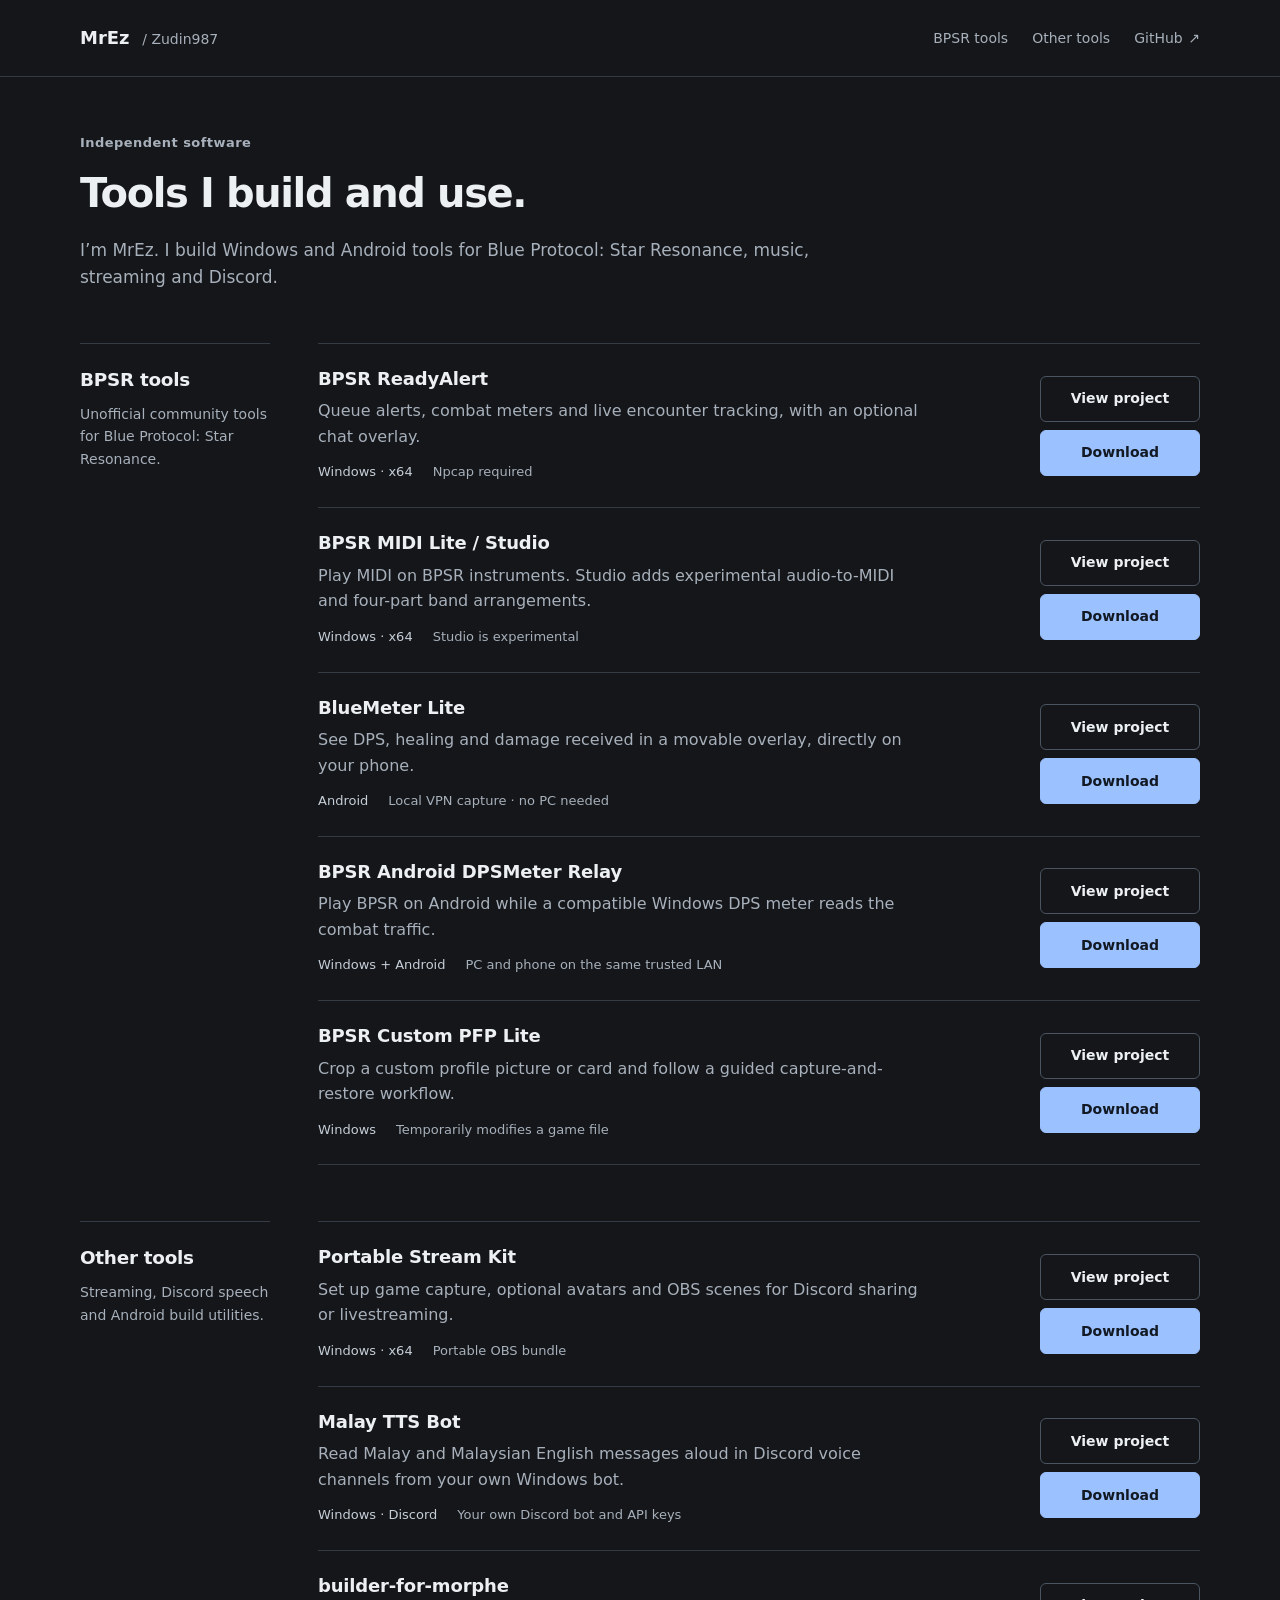
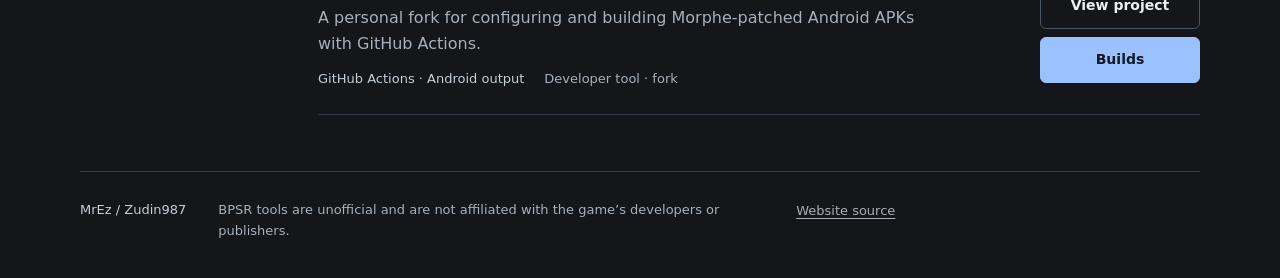
<file: index.html>
<!doctype html>
<html lang="en">
<head>
  <meta charset="utf-8">
  <meta name="viewport" content="width=device-width, initial-scale=1">
  <meta name="description" content="Windows and Android tools by MrEz / Zudin987. Explore BPSR companions, MIDI playback, streaming and Discord TTS, with downloads and setup guides.">
  <meta name="theme-color" content="#141619">
  <meta property="og:title" content="MrEz / Zudin987 · Windows, Android and BPSR tools">
  <meta property="og:description" content="Windows and Android tools by MrEz / Zudin987. Explore BPSR companions, MIDI playback, streaming and Discord TTS, with downloads and setup guides.">
  <meta property="og:type" content="website">
  <meta property="og:url" content="https://zudin987.github.io/">
  <link rel="canonical" href="https://zudin987.github.io/">
  <link rel="icon" href="/favicon.svg" type="image/svg+xml">
  <link rel="stylesheet" href="/styles.css">
  <script src="/release-meta.js" defer></script>
  <title>MrEz / Zudin987 · Windows, Android and BPSR tools</title>

</head>
<body>
  <a class="skip-link" href="#main">Skip to content</a>
  <header class="site-header">
    <div class="shell header-inner">
      <a class="brand" href="/" aria-label="MrEz / Zudin987 home">MrEz <span>/ Zudin987</span></a>
      <nav class="site-nav" aria-label="Main navigation">
        <a href="/#bpsr-tools">BPSR tools</a>
        <a href="/#other-tools">Other tools</a>
        <a href="https://github.com/Zudin987">GitHub <span aria-hidden="true">↗</span></a>
      </nav>
    </div>
  </header>
  <main id="main" class="shell" tabindex="-1">
    <section class="intro" aria-labelledby="intro-title">
      <p class="eyebrow">Independent software</p>
      <h1 id="intro-title">Tools I build and use.</h1>
      <p>I’m MrEz. I build Windows and Android tools for Blue Protocol: Star Resonance, music, streaming and Discord.</p>
    </section><section id="bpsr-tools" class="catalog-section" aria-labelledby="bpsr-tools-title">
          <div class="category-heading"><h2 id="bpsr-tools-title">BPSR tools</h2><p>Unofficial community tools for Blue Protocol: Star Resonance.</p></div>
          <div class="project-list"><article class="project-row" aria-labelledby="readyalert-title">
      <div class="project-copy">
        <h3 id="readyalert-title"><a href="/projects/readyalert/">BPSR ReadyAlert</a></h3>
        <p>Queue alerts, combat meters and live encounter tracking, with an optional chat overlay.</p>
        <p class="project-meta"><span>Windows · x64</span> <span>Npcap required</span></p>
      </div>
      <div class="row-actions">
        <a href="/projects/readyalert/" class="button secondary" aria-label="View BPSR ReadyAlert">View project</a>
        <a href="https://github.com/Zudin987/BPSR-ReadyAlert/releases/latest" class="text-action" aria-label="Download BPSR ReadyAlert">Download</a>
      </div>
    </article><article class="project-row" aria-labelledby="bpsr-midi-title">
      <div class="project-copy">
        <h3 id="bpsr-midi-title"><a href="/projects/bpsr-midi/">BPSR MIDI Lite / Studio</a></h3>
        <p>Play MIDI on BPSR instruments. Studio adds experimental audio-to-MIDI and four-part band arrangements.</p>
        <p class="project-meta"><span>Windows · x64</span> <span>Studio is experimental</span></p>
      </div>
      <div class="row-actions">
        <a href="/projects/bpsr-midi/" class="button secondary" aria-label="View BPSR MIDI Lite / Studio">View project</a>
        <a href="https://github.com/Zudin987/BPSR-MIDI-Lite/releases/latest" class="text-action" aria-label="Download BPSR MIDI Lite / Studio">Download</a>
      </div>
    </article><article class="project-row" aria-labelledby="bluemeter-title">
      <div class="project-copy">
        <h3 id="bluemeter-title"><a href="/projects/bluemeter/">BlueMeter Lite</a></h3>
        <p>See DPS, healing and damage received in a movable overlay, directly on your phone.</p>
        <p class="project-meta"><span>Android</span> <span>Local VPN capture · no PC needed</span></p>
      </div>
      <div class="row-actions">
        <a href="/projects/bluemeter/" class="button secondary" aria-label="View BlueMeter Lite">View project</a>
        <a href="https://github.com/Zudin987/BPSR-BlueMeter-Lite/releases/latest" class="text-action" aria-label="Download BlueMeter Lite">Download</a>
      </div>
    </article><article class="project-row" aria-labelledby="android-relay-title">
      <div class="project-copy">
        <h3 id="android-relay-title"><a href="/projects/android-relay/">BPSR Android DPSMeter Relay</a></h3>
        <p>Play BPSR on Android while a compatible Windows DPS meter reads the combat traffic.</p>
        <p class="project-meta"><span>Windows + Android</span> <span>PC and phone on the same trusted LAN</span></p>
      </div>
      <div class="row-actions">
        <a href="/projects/android-relay/" class="button secondary" aria-label="View BPSR Android DPSMeter Relay">View project</a>
        <a href="https://github.com/Zudin987/BPSR-Android-DPSMeter-Relay/releases/latest" class="text-action" aria-label="Download BPSR Android DPSMeter Relay">Download</a>
      </div>
    </article><article class="project-row" aria-labelledby="custompfp-title">
      <div class="project-copy">
        <h3 id="custompfp-title"><a href="/projects/custompfp/">BPSR Custom PFP Lite</a></h3>
        <p>Crop a custom profile picture or card and follow a guided capture-and-restore workflow.</p>
        <p class="project-meta"><span>Windows</span> <span>Temporarily modifies a game file</span></p>
      </div>
      <div class="row-actions">
        <a href="/projects/custompfp/" class="button secondary" aria-label="View BPSR Custom PFP Lite">View project</a>
        <a href="https://github.com/Zudin987/BPSR-CustomPFP-Lite/releases/latest" class="text-action" aria-label="Download BPSR Custom PFP Lite">Download</a>
      </div>
    </article></div>
        </section><section id="other-tools" class="catalog-section" aria-labelledby="other-tools-title">
          <div class="category-heading"><h2 id="other-tools-title">Other tools</h2><p>Streaming, Discord speech and Android build utilities.</p></div>
          <div class="project-list"><article class="project-row" aria-labelledby="streamkit-title">
      <div class="project-copy">
        <h3 id="streamkit-title"><a href="/projects/streamkit/">Portable Stream Kit</a></h3>
        <p>Set up game capture, optional avatars and OBS scenes for Discord sharing or livestreaming.</p>
        <p class="project-meta"><span>Windows · x64</span> <span>Portable OBS bundle</span></p>
      </div>
      <div class="row-actions">
        <a href="/projects/streamkit/" class="button secondary" aria-label="View Portable Stream Kit">View project</a>
        <a href="https://github.com/Zudin987/BPSR-Portable-Stream-Kit/releases/latest" class="text-action" aria-label="Download Portable Stream Kit">Download</a>
      </div>
    </article><article class="project-row" aria-labelledby="malay-tts-title">
      <div class="project-copy">
        <h3 id="malay-tts-title"><a href="/projects/malay-tts/">Malay TTS Bot</a></h3>
        <p>Read Malay and Malaysian English messages aloud in Discord voice channels from your own Windows bot.</p>
        <p class="project-meta"><span>Windows · Discord</span> <span>Your own Discord bot and API keys</span></p>
      </div>
      <div class="row-actions">
        <a href="/projects/malay-tts/" class="button secondary" aria-label="View Malay TTS Bot">View project</a>
        <a href="https://github.com/Zudin987/Malay-TTS-Bot/releases/latest" class="text-action" aria-label="Download Malay TTS Bot">Download</a>
      </div>
    </article><article class="project-row" aria-labelledby="morphe-builder-title">
      <div class="project-copy">
        <h3 id="morphe-builder-title"><a href="/projects/morphe-builder/">builder-for-morphe</a></h3>
        <p>A personal fork for configuring and building Morphe-patched Android APKs with GitHub Actions.</p>
        <p class="project-meta"><span>GitHub Actions · Android output</span> <span>Developer tool · fork</span></p>
      </div>
      <div class="row-actions">
        <a href="/projects/morphe-builder/" class="button secondary" aria-label="View builder-for-morphe">View project</a>
        <a href="https://github.com/Zudin987/builder-for-morphe/releases" class="text-action" aria-label="Builds builder-for-morphe">Builds</a>
      </div>
    </article></div>
        </section>
  </main>
  <footer class="site-footer shell">
    <span>MrEz / Zudin987</span>
    <p>BPSR tools are unofficial and are not affiliated with the game’s developers or publishers.</p>
    <a href="https://github.com/Zudin987/Zudin987.github.io">Website source</a>
  </footer>
</body>
</html>
</file>
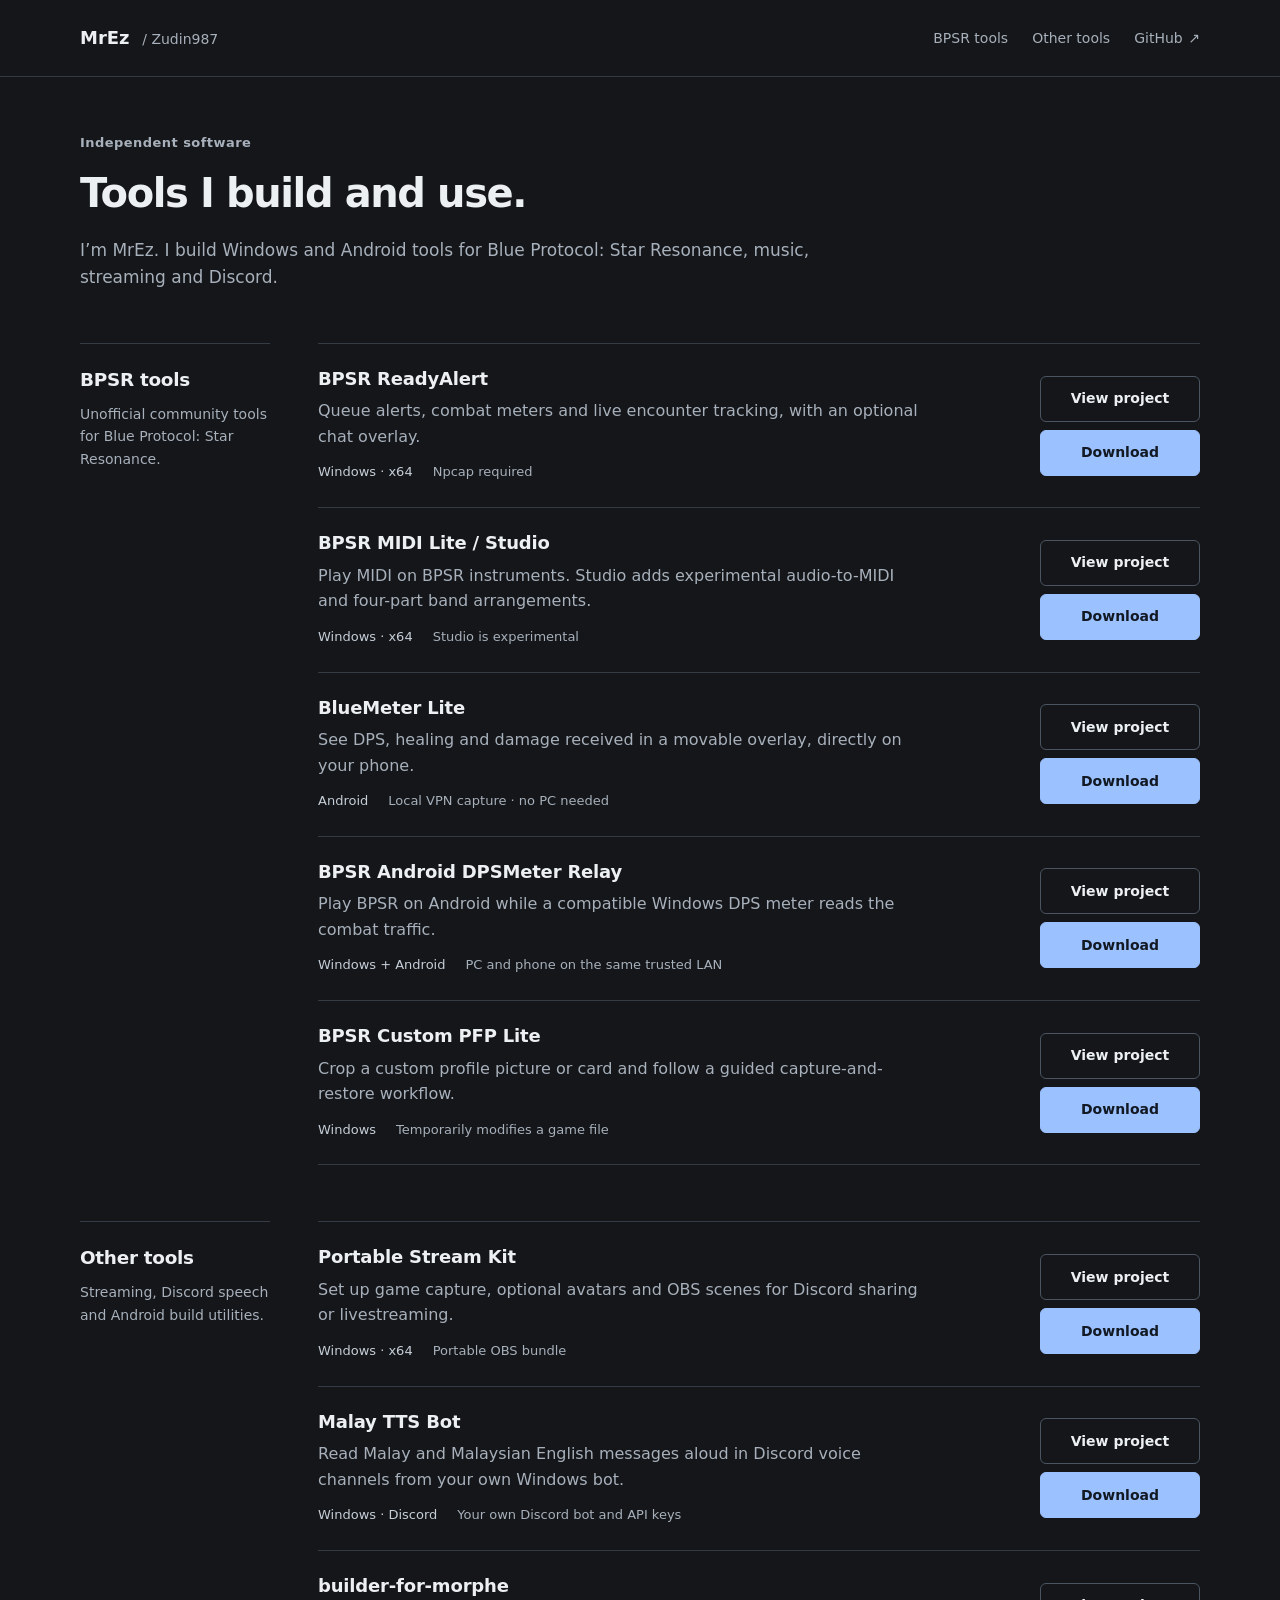
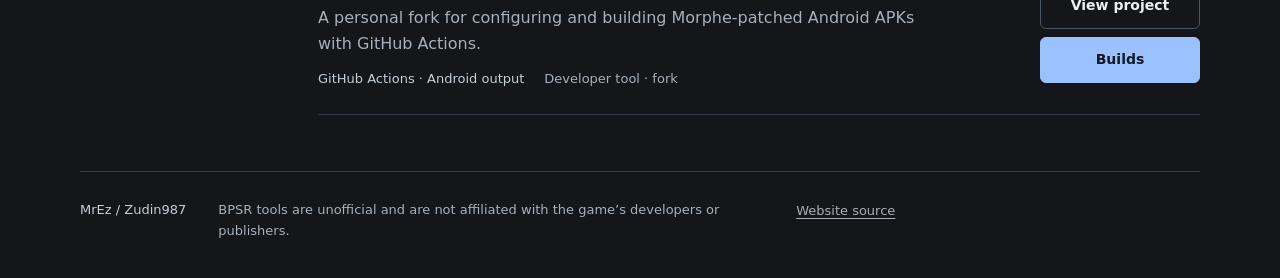
<file: projects/index.html>
<!doctype html>
<html lang="en">
<head>
  <meta charset="utf-8">
  <meta name="viewport" content="width=device-width, initial-scale=1">
  <meta name="description" content="Browse Windows, Android and BPSR tools by MrEz.">
  <meta name="theme-color" content="#141619">
  <meta property="og:title" content="Projects · MrEz / Zudin987">
  <meta property="og:description" content="Browse Windows, Android and BPSR tools by MrEz.">
  <meta property="og:type" content="website">
  <meta property="og:url" content="https://zudin987.github.io/">
  <link rel="canonical" href="https://zudin987.github.io/">
  <link rel="icon" href="/favicon.svg" type="image/svg+xml">
  <link rel="stylesheet" href="/styles.css">
  <script src="/release-meta.js" defer></script>
  <title>Projects · MrEz / Zudin987</title>
<meta http-equiv="refresh" content="0;url=/#bpsr-tools">
</head>
<body>
  <a class="skip-link" href="#main">Skip to content</a>
  <header class="site-header">
    <div class="shell header-inner">
      <a class="brand" href="/" aria-label="MrEz / Zudin987 home">MrEz <span>/ Zudin987</span></a>
      <nav class="site-nav" aria-label="Main navigation">
        <a href="/#bpsr-tools">BPSR tools</a>
        <a href="/#other-tools">Other tools</a>
        <a href="https://github.com/Zudin987">GitHub <span aria-hidden="true">↗</span></a>
      </nav>
    </div>
  </header>
  <main id="main" class="shell" tabindex="-1">
    <section class="not-found"><h1>Project directory</h1><p>The full project directory is on the homepage.</p><a href="/#bpsr-tools" class="button">Browse all projects</a></section>
  </main>
  <footer class="site-footer shell">
    <span>MrEz / Zudin987</span>
    <p>Independent tools by MrEz.</p>
    <a href="https://github.com/Zudin987/Zudin987.github.io">Website source</a>
  </footer>
</body>
</html>
</file>
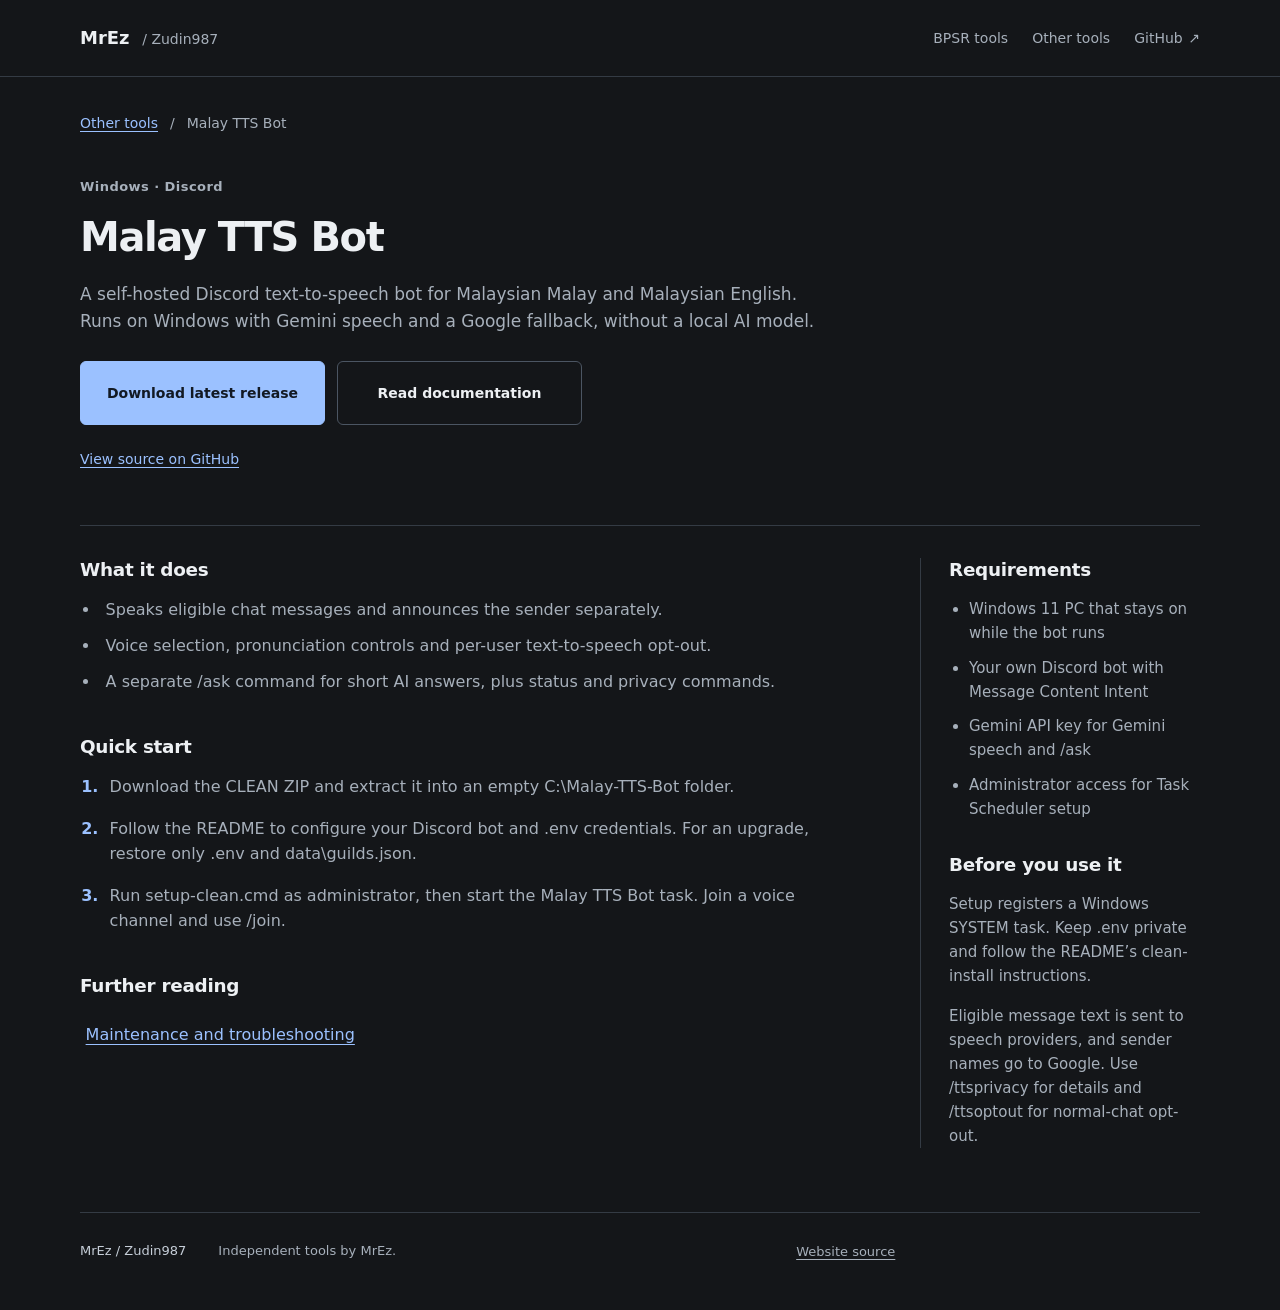
<file: projects/malay-tts/index.html>
<!doctype html>
<html lang="en">
<head>
  <meta charset="utf-8">
  <meta name="viewport" content="width=device-width, initial-scale=1">
  <meta name="description" content="Read Malay and Malaysian English messages aloud in Discord voice channels from your own Windows bot.">
  <meta name="theme-color" content="#141619">
  <meta property="og:title" content="Malay TTS Bot · MrEz / Zudin987">
  <meta property="og:description" content="Read Malay and Malaysian English messages aloud in Discord voice channels from your own Windows bot.">
  <meta property="og:type" content="website">
  <meta property="og:url" content="https://zudin987.github.io/projects/malay-tts/">
  <link rel="canonical" href="https://zudin987.github.io/projects/malay-tts/">
  <link rel="icon" href="/favicon.svg" type="image/svg+xml">
  <link rel="stylesheet" href="/styles.css">
  <script src="/release-meta.js" defer></script>
  <title>Malay TTS Bot · MrEz / Zudin987</title>

</head>
<body>
  <a class="skip-link" href="#main">Skip to content</a>
  <header class="site-header">
    <div class="shell header-inner">
      <a class="brand" href="/" aria-label="MrEz / Zudin987 home">MrEz <span>/ Zudin987</span></a>
      <nav class="site-nav" aria-label="Main navigation">
        <a href="/#bpsr-tools">BPSR tools</a>
        <a href="/#other-tools">Other tools</a>
        <a href="https://github.com/Zudin987">GitHub <span aria-hidden="true">↗</span></a>
      </nav>
    </div>
  </header>
  <main id="main" class="shell" tabindex="-1">
    <nav class="breadcrumb" aria-label="Breadcrumb"><a href="/#other-tools">Other tools</a><span aria-hidden="true">/</span><span aria-current="page">Malay TTS Bot</span></nav>
      <header class="project-header">
        <p class="eyebrow">Windows · Discord</p>
        <h1>Malay TTS Bot</h1>
        <p class="lede">A self-hosted Discord text-to-speech bot for Malaysian Malay and Malaysian English. Runs on Windows with Gemini speech and a Google fallback, without a local AI model.</p>
        <div class="project-actions">
          <a href="https://github.com/Zudin987/Malay-TTS-Bot/releases/latest" class="button">Download latest release</a>
          <a href="https://github.com/Zudin987/Malay-TTS-Bot#readme" class="button secondary">Read documentation</a>
        </div>
        <div class="resource-links"><a href="https://github.com/Zudin987/Malay-TTS-Bot">View source on GitHub</a></div>
      </header>
      <div class="project-layout"><div class="project-main">
        <section aria-labelledby="features"><h2 id="features">What it does</h2><ul class="feature-list"><li>Speaks eligible chat messages and announces the sender separately.</li><li>Voice selection, pronunciation controls and per-user text-to-speech opt-out.</li><li>A separate /ask command for short AI answers, plus status and privacy commands.</li></ul></section><section aria-labelledby="setup"><h2 id="setup">Quick start</h2><ol class="steps"><li>Download the CLEAN ZIP and extract it into an empty C:\Malay-TTS-Bot folder.</li><li>Follow the README to configure your Discord bot and .env credentials. For an upgrade, restore only .env and data\guilds.json.</li><li>Run setup-clean.cmd as administrator, then start the Malay TTS Bot task. Join a voice channel and use /join.</li></ol></section><section aria-labelledby="docs"><h2 id="docs">Further reading</h2><ul class="doc-links"><li><a href="https://github.com/Zudin987/Malay-TTS-Bot/blob/main/MAINTENANCE.md">Maintenance and troubleshooting</a></li></ul></section></div><aside class="project-aside" aria-label="Requirements and limitations"><section><h2>Requirements</h2><ul class=""><li>Windows 11 PC that stays on while the bot runs</li><li>Your own Discord bot with Message Content Intent</li><li>Gemini API key for Gemini speech and /ask</li><li>Administrator access for Task Scheduler setup</li></ul></section><section><h2>Before you use it</h2><p>Setup registers a Windows SYSTEM task. Keep .env private and follow the README’s clean-install instructions.</p><p>Eligible message text is sent to speech providers, and sender names go to Google. Use /ttsprivacy for details and /ttsoptout for normal-chat opt-out.</p></section></aside></div>
  </main>
  <footer class="site-footer shell">
    <span>MrEz / Zudin987</span>
    <p>Independent tools by MrEz.</p>
    <a href="https://github.com/Zudin987/Zudin987.github.io">Website source</a>
  </footer>
</body>
</html>
</file>
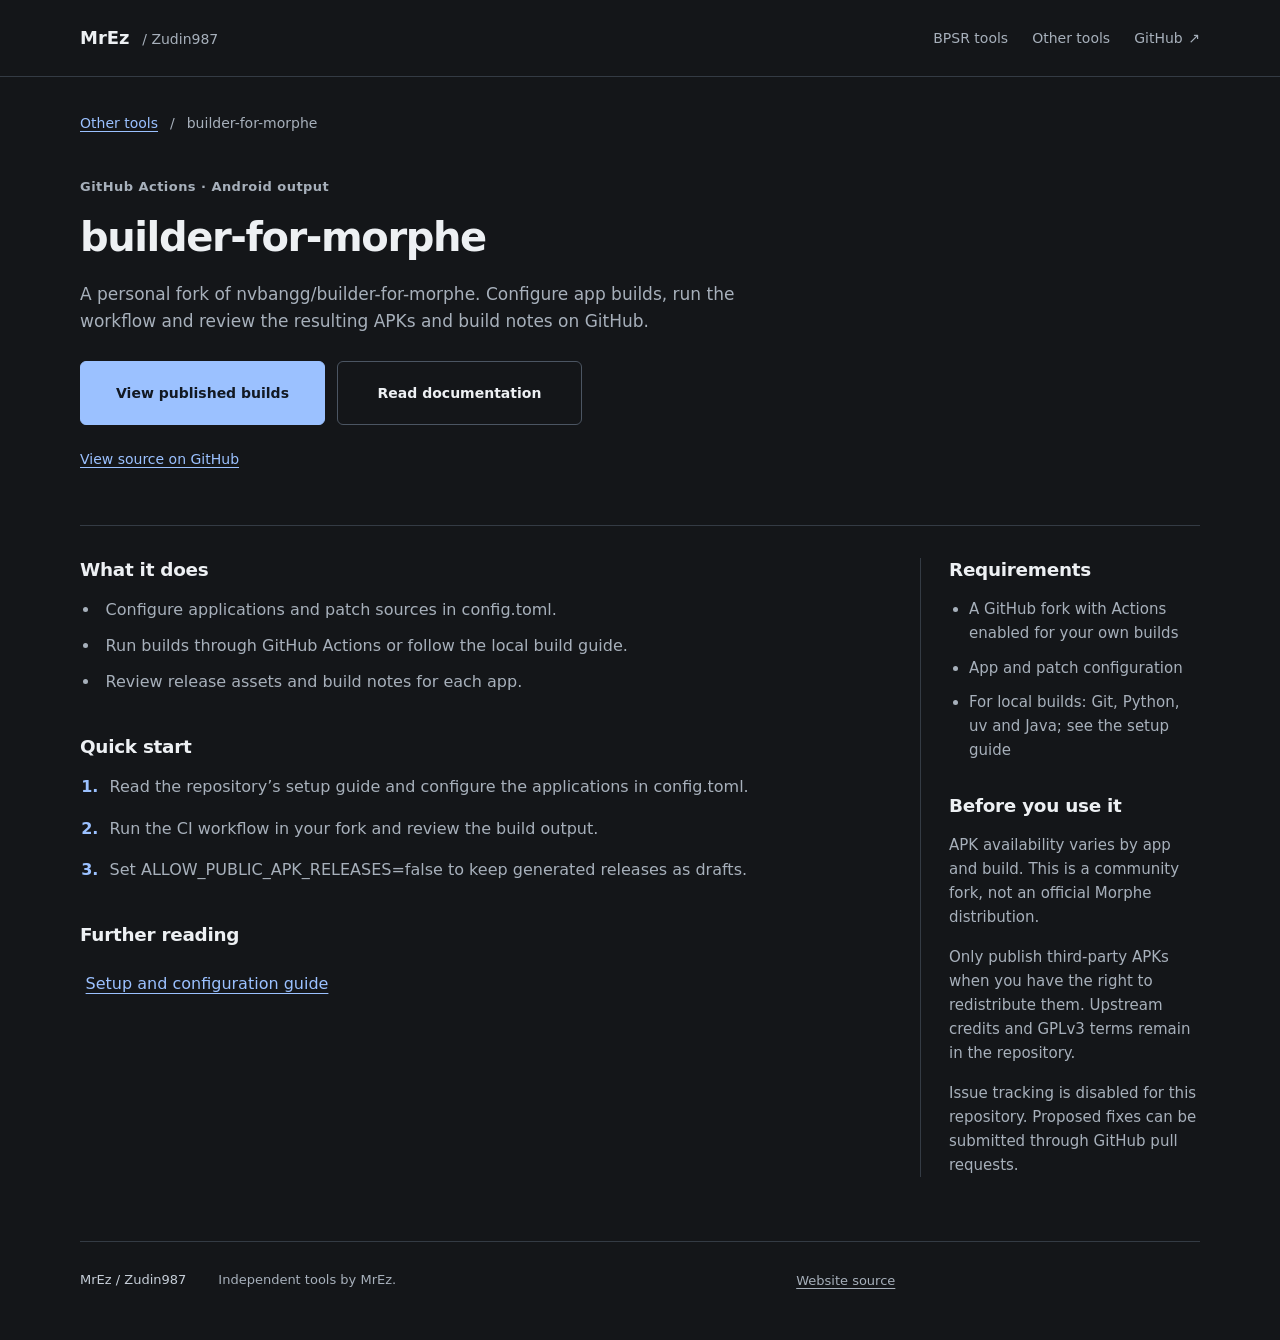
<file: projects/morphe-builder/index.html>
<!doctype html>
<html lang="en">
<head>
  <meta charset="utf-8">
  <meta name="viewport" content="width=device-width, initial-scale=1">
  <meta name="description" content="A personal fork for configuring and building Morphe-patched Android APKs with GitHub Actions.">
  <meta name="theme-color" content="#141619">
  <meta property="og:title" content="builder-for-morphe · MrEz / Zudin987">
  <meta property="og:description" content="A personal fork for configuring and building Morphe-patched Android APKs with GitHub Actions.">
  <meta property="og:type" content="website">
  <meta property="og:url" content="https://zudin987.github.io/projects/morphe-builder/">
  <link rel="canonical" href="https://zudin987.github.io/projects/morphe-builder/">
  <link rel="icon" href="/favicon.svg" type="image/svg+xml">
  <link rel="stylesheet" href="/styles.css">
  <script src="/release-meta.js" defer></script>
  <title>builder-for-morphe · MrEz / Zudin987</title>

</head>
<body>
  <a class="skip-link" href="#main">Skip to content</a>
  <header class="site-header">
    <div class="shell header-inner">
      <a class="brand" href="/" aria-label="MrEz / Zudin987 home">MrEz <span>/ Zudin987</span></a>
      <nav class="site-nav" aria-label="Main navigation">
        <a href="/#bpsr-tools">BPSR tools</a>
        <a href="/#other-tools">Other tools</a>
        <a href="https://github.com/Zudin987">GitHub <span aria-hidden="true">↗</span></a>
      </nav>
    </div>
  </header>
  <main id="main" class="shell" tabindex="-1">
    <nav class="breadcrumb" aria-label="Breadcrumb"><a href="/#other-tools">Other tools</a><span aria-hidden="true">/</span><span aria-current="page">builder-for-morphe</span></nav>
      <header class="project-header">
        <p class="eyebrow">GitHub Actions · Android output</p>
        <h1>builder-for-morphe</h1>
        <p class="lede">A personal fork of nvbangg/builder-for-morphe. Configure app builds, run the workflow and review the resulting APKs and build notes on GitHub.</p>
        <div class="project-actions">
          <a href="https://github.com/Zudin987/builder-for-morphe/releases" class="button">View published builds</a>
          <a href="https://github.com/Zudin987/builder-for-morphe#readme" class="button secondary">Read documentation</a>
        </div>
        <div class="resource-links"><a href="https://github.com/Zudin987/builder-for-morphe">View source on GitHub</a></div>
      </header>
      <div class="project-layout"><div class="project-main">
        <section aria-labelledby="features"><h2 id="features">What it does</h2><ul class="feature-list"><li>Configure applications and patch sources in config.toml.</li><li>Run builds through GitHub Actions or follow the local build guide.</li><li>Review release assets and build notes for each app.</li></ul></section><section aria-labelledby="setup"><h2 id="setup">Quick start</h2><ol class="steps"><li>Read the repository’s setup guide and configure the applications in config.toml.</li><li>Run the CI workflow in your fork and review the build output.</li><li>Set ALLOW_PUBLIC_APK_RELEASES=false to keep generated releases as drafts.</li></ol></section><section aria-labelledby="docs"><h2 id="docs">Further reading</h2><ul class="doc-links"><li><a href="https://github.com/Zudin987/builder-for-morphe/blob/main/CONTRIBUTING.md">Setup and configuration guide</a></li></ul></section></div><aside class="project-aside" aria-label="Requirements and limitations"><section><h2>Requirements</h2><ul class=""><li>A GitHub fork with Actions enabled for your own builds</li><li>App and patch configuration</li><li>For local builds: Git, Python, uv and Java; see the setup guide</li></ul></section><section><h2>Before you use it</h2><p>APK availability varies by app and build. This is a community fork, not an official Morphe distribution.</p><p>Only publish third-party APKs when you have the right to redistribute them. Upstream credits and GPLv3 terms remain in the repository.</p><p>Issue tracking is disabled for this repository. Proposed fixes can be submitted through GitHub pull requests.</p></section></aside></div>
  </main>
  <footer class="site-footer shell">
    <span>MrEz / Zudin987</span>
    <p>Independent tools by MrEz.</p>
    <a href="https://github.com/Zudin987/Zudin987.github.io">Website source</a>
  </footer>
</body>
</html>
</file>
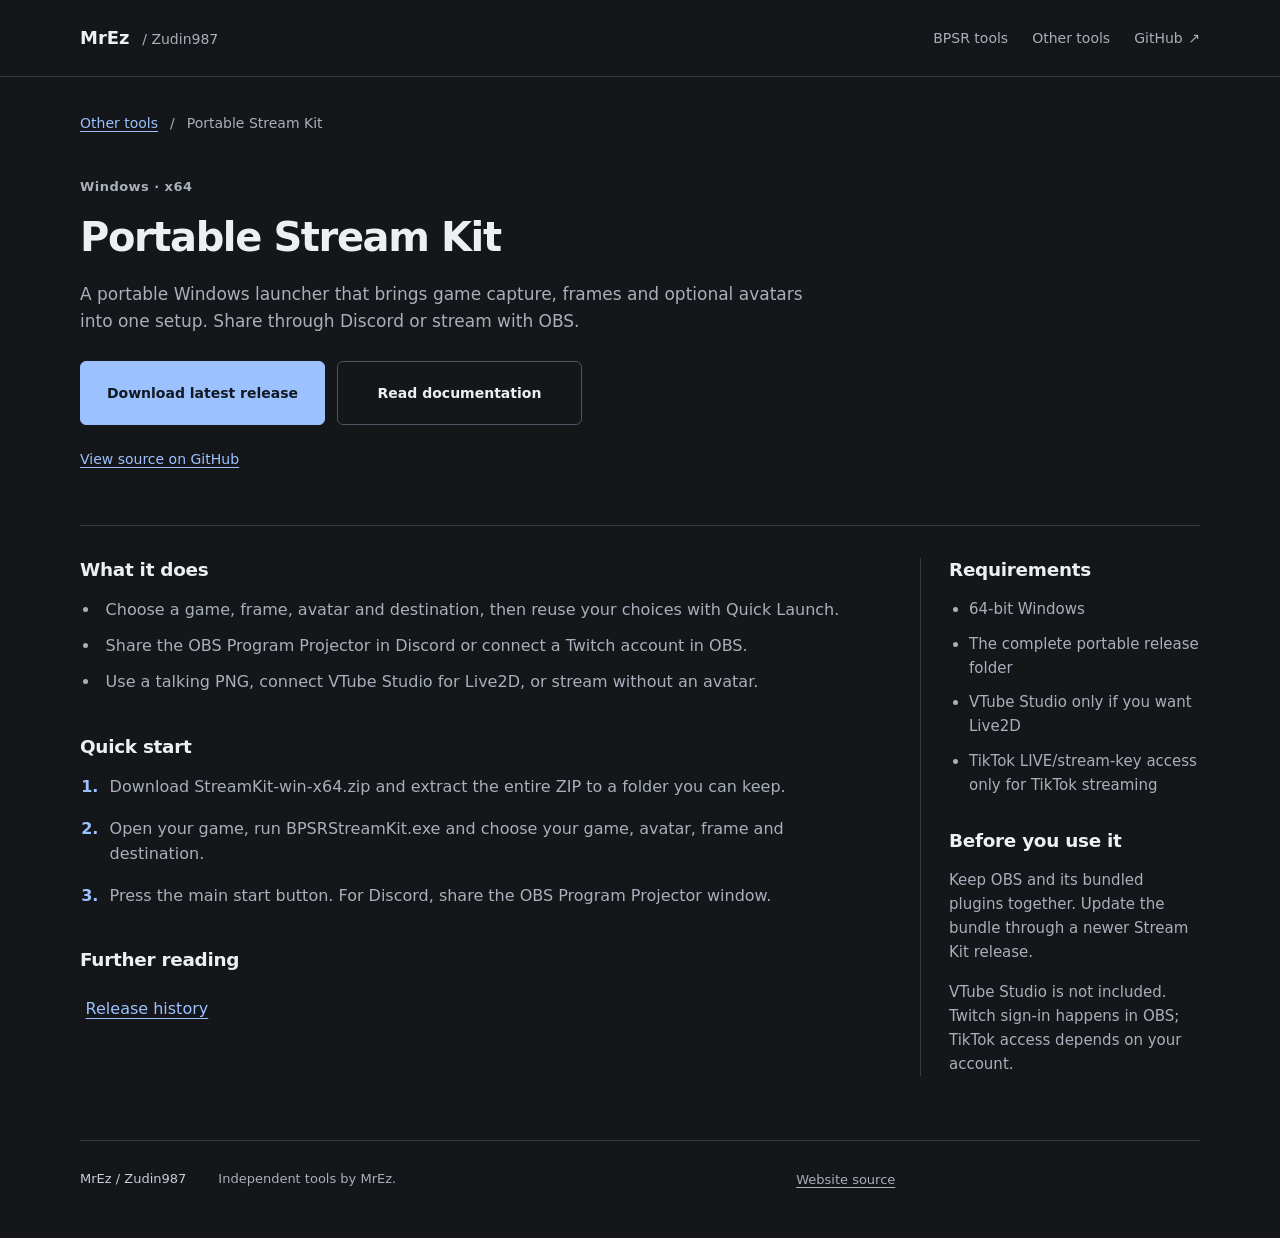
<file: projects/streamkit/index.html>
<!doctype html>
<html lang="en">
<head>
  <meta charset="utf-8">
  <meta name="viewport" content="width=device-width, initial-scale=1">
  <meta name="description" content="Set up game capture, optional avatars and OBS scenes for Discord sharing or livestreaming.">
  <meta name="theme-color" content="#141619">
  <meta property="og:title" content="Portable Stream Kit · MrEz / Zudin987">
  <meta property="og:description" content="Set up game capture, optional avatars and OBS scenes for Discord sharing or livestreaming.">
  <meta property="og:type" content="website">
  <meta property="og:url" content="https://zudin987.github.io/projects/streamkit/">
  <link rel="canonical" href="https://zudin987.github.io/projects/streamkit/">
  <link rel="icon" href="/favicon.svg" type="image/svg+xml">
  <link rel="stylesheet" href="/styles.css">
  <script src="/release-meta.js" defer></script>
  <title>Portable Stream Kit · MrEz / Zudin987</title>

</head>
<body>
  <a class="skip-link" href="#main">Skip to content</a>
  <header class="site-header">
    <div class="shell header-inner">
      <a class="brand" href="/" aria-label="MrEz / Zudin987 home">MrEz <span>/ Zudin987</span></a>
      <nav class="site-nav" aria-label="Main navigation">
        <a href="/#bpsr-tools">BPSR tools</a>
        <a href="/#other-tools">Other tools</a>
        <a href="https://github.com/Zudin987">GitHub <span aria-hidden="true">↗</span></a>
      </nav>
    </div>
  </header>
  <main id="main" class="shell" tabindex="-1">
    <nav class="breadcrumb" aria-label="Breadcrumb"><a href="/#other-tools">Other tools</a><span aria-hidden="true">/</span><span aria-current="page">Portable Stream Kit</span></nav>
      <header class="project-header">
        <p class="eyebrow">Windows · x64</p>
        <h1>Portable Stream Kit</h1>
        <p class="lede">A portable Windows launcher that brings game capture, frames and optional avatars into one setup. Share through Discord or stream with OBS.</p>
        <div class="project-actions">
          <a href="https://github.com/Zudin987/BPSR-Portable-Stream-Kit/releases/latest" class="button">Download latest release</a>
          <a href="https://github.com/Zudin987/BPSR-Portable-Stream-Kit#readme" class="button secondary">Read documentation</a>
        </div>
        <div class="resource-links"><a href="https://github.com/Zudin987/BPSR-Portable-Stream-Kit">View source on GitHub</a></div>
      </header>
      <div class="project-layout"><div class="project-main">
        <section aria-labelledby="features"><h2 id="features">What it does</h2><ul class="feature-list"><li>Choose a game, frame, avatar and destination, then reuse your choices with Quick Launch.</li><li>Share the OBS Program Projector in Discord or connect a Twitch account in OBS.</li><li>Use a talking PNG, connect VTube Studio for Live2D, or stream without an avatar.</li></ul></section><section aria-labelledby="setup"><h2 id="setup">Quick start</h2><ol class="steps"><li>Download StreamKit-win-x64.zip and extract the entire ZIP to a folder you can keep.</li><li>Open your game, run BPSRStreamKit.exe and choose your game, avatar, frame and destination.</li><li>Press the main start button. For Discord, share the OBS Program Projector window.</li></ol></section><section aria-labelledby="docs"><h2 id="docs">Further reading</h2><ul class="doc-links"><li><a href="https://github.com/Zudin987/BPSR-Portable-Stream-Kit/blob/main/CHANGELOG.md">Release history</a></li></ul></section></div><aside class="project-aside" aria-label="Requirements and limitations"><section><h2>Requirements</h2><ul class=""><li>64-bit Windows</li><li>The complete portable release folder</li><li>VTube Studio only if you want Live2D</li><li>TikTok LIVE/stream-key access only for TikTok streaming</li></ul></section><section><h2>Before you use it</h2><p>Keep OBS and its bundled plugins together. Update the bundle through a newer Stream Kit release.</p><p>VTube Studio is not included. Twitch sign-in happens in OBS; TikTok access depends on your account.</p></section></aside></div>
  </main>
  <footer class="site-footer shell">
    <span>MrEz / Zudin987</span>
    <p>Independent tools by MrEz.</p>
    <a href="https://github.com/Zudin987/Zudin987.github.io">Website source</a>
  </footer>
</body>
</html>
</file>
<file: styles.css>
:root {
  color-scheme: dark;
  --bg: #141619;
  --surface: #1c2025;
  --text: #edf0f3;
  --muted: #a7b0bb;
  --line: #343b44;
  --accent: #9bc1ff;
  --accent-hover: #bed7ff;
  font-family: "Segoe UI", system-ui, -apple-system, BlinkMacSystemFont, sans-serif;
  font-size: 100%;
  line-height: 1.6;
  background: var(--bg);
  color: var(--text);
}
* { box-sizing: border-box; }
body { margin: 0; }
::selection { background: #3a5680; color: #fff; }
a { color: var(--accent); text-underline-offset: .22em; text-decoration-thickness: 1px; }
a:hover { color: var(--accent-hover); }
a:active { color: #fff; }
a:focus-visible { outline: 2px solid var(--accent); outline-offset: 5px; border-radius: 3px; }
h1, h2, h3, p, figure { margin: 0; }
h1, h2, h3 { color: var(--text); line-height: 1.25; font-weight: 600; }
h1 { font-size: clamp(1.85rem, 3.2vw, 2.5rem); letter-spacing: -.035em; overflow-wrap: anywhere; }
h2 { font-size: 1.15rem; letter-spacing: -.015em; }
h3 { font-size: 1.125rem; letter-spacing: -.01em; }
p, li { overflow-wrap: break-word; }
ul, ol { padding-left: 1.25rem; margin: 1rem 0 0; }
li + li { margin-top: .65rem; }
li::marker { color: var(--muted); }
.shell { width: min(1120px, calc(100% - 3rem)); margin-inline: auto; }
.skip-link { position: absolute; left: 1rem; top: -6rem; padding: .65rem 1rem; z-index: 5; background: var(--text); color: var(--bg); }
.skip-link:focus { top: 1rem; }
.site-header { border-bottom: 1px solid var(--line); }
.header-inner { display: flex; align-items: center; justify-content: space-between; gap: 1rem 2rem; min-height: 76px; padding-block: .75rem; }
.brand { color: var(--text); font-size: 1.125rem; font-weight: 650; text-decoration: none; white-space: nowrap; }
.brand span { color: var(--muted); font-size: .875rem; font-weight: 400; margin-left: .4rem; }
.site-nav { display: flex; flex-wrap: wrap; gap: .25rem 1.5rem; }
.site-nav a { display: inline-flex; align-items: center; gap: .35rem; min-height: 44px; font-size: .875rem; color: var(--muted); text-decoration: none; }
.site-nav a:hover { color: var(--text); text-decoration: underline; }
.intro { padding-block: 3.5rem 3.25rem; max-width: 740px; }
.eyebrow { font-size: .8125rem; font-weight: 600; color: var(--muted); margin-bottom: .9rem; letter-spacing: .035em; }
.intro > p:last-child, .lede { color: var(--muted); font-size: 1.0625rem; margin-top: 1.15rem; max-width: 68ch; }
.catalog-section { display: grid; grid-template-columns: 190px minmax(0, 1fr); gap: 3rem; padding-bottom: 3.5rem; scroll-margin-top: 1.5rem; }
.category-heading { border-top: 1px solid var(--line); padding-top: 1.5rem; }
.category-heading p { margin-top: .75rem; color: var(--muted); font-size: .875rem; }
.project-list { min-width: 0; border-top: 1px solid var(--line); }
.project-row { display: grid; grid-template-columns: minmax(0, 1fr) auto; align-items: center; gap: 1rem 2rem; padding-block: 1.5rem; border-bottom: 1px solid var(--line); }
.project-copy { min-width: 0; }
.project-copy h3 a { color: var(--text); text-decoration: none; }
.project-copy h3 a:hover { color: var(--accent); text-decoration: underline; }
.project-copy > p { color: var(--muted); margin-top: .5rem; max-width: 60ch; }
.project-copy .project-meta { display: flex; flex-wrap: wrap; column-gap: 1.25rem; row-gap: .25rem; font-size: .8125rem; margin-top: .8rem; }
.project-meta > span:first-child { color: #c6ced8; }
.row-actions { display: flex; flex-direction: column; align-items: stretch; }
.button { display: inline-flex; justify-content: center; align-items: center; text-align: center; min-height: 44px; padding: .6rem 1rem; border: 1px solid var(--accent); border-radius: 6px; background: var(--accent); color: #121923; font-size: .875rem; font-weight: 600; line-height: 1.4; text-decoration: none; }
.button:hover { color: #121923; background: var(--accent-hover); border-color: var(--accent-hover); }
.button:active { background: #7ba9ed; }
.button.secondary { color: var(--text); border-color: #4b5562; background: transparent; }
.button.secondary:hover { background: var(--surface); border-color: var(--muted); }
.button.secondary:active { background: #2c333c; }
.text-action { display: inline-flex; align-items: center; justify-content: center; min-height: 44px; padding: .4rem .5rem; font-size: .875rem; text-decoration: none; }
.text-action:hover { text-decoration: underline; }
.breadcrumb { display: flex; flex-wrap: wrap; align-items: center; gap: .4rem .75rem; padding-top: 1.5rem; color: var(--muted); font-size: .875rem; }
.breadcrumb a { display: inline-flex; align-items: center; min-height: 44px; }
.project-header { padding-block: 2rem 2.75rem; max-width: 820px; }
.project-actions { display: flex; flex-wrap: wrap; gap: .75rem; margin-top: 1.65rem; }
.resource-links { display: flex; flex-wrap: wrap; column-gap: 1.5rem; margin-top: .75rem; font-size: .875rem; }
.resource-links a { display: inline-flex; align-items: center; min-height: 44px; }
.project-hero-media { max-width: 920px; margin: 0 0 2.75rem; }
.project-hero-media img { background: #0f1114; }
.screenshot-grid { display: grid; grid-template-columns: repeat(2, minmax(0, 1fr)); gap: 1.4rem; margin-top: 1rem; }
.screenshot-grid figure { min-width: 0; }
.screenshot-grid figure img { background: #0f1114; }
.screenshot-grid .screenshot-wide { grid-column: 1 / -1; }
.project-layout { display: grid; grid-template-columns: minmax(0, 1fr) 280px; gap: 4rem; border-top: 1px solid var(--line); padding-block: 2rem 4rem; }
.project-main, .project-aside { min-width: 0; }
.project-main > * + * { margin-top: 2.5rem; }
.project-main li, .project-aside p, .project-aside li { color: var(--muted); }
.project-main li { padding-left: .35rem; }
.project-aside { border-left: 1px solid var(--line); padding-left: 1.75rem; }
.project-aside section + section { margin-top: 2rem; }
.project-aside p { margin-top: 1rem; font-size: .9375rem; }
.project-aside ul { font-size: .9375rem; }
.project-aside .text-action { margin-top: .75rem; padding-left: 0; }
.steps { padding-left: 1.5rem; }
.steps li + li { margin-top: 1rem; }
.steps li::marker { color: var(--accent); font-weight: 600; }
figure img { display: block; width: 100%; height: auto; border: 1px solid var(--line); border-radius: 6px; }
figure a { display: block; }
figcaption { color: var(--muted); font-size: .8125rem; margin-top: .65rem; }
.table-wrap { margin-top: 1rem; }
table { width: 100%; border-collapse: collapse; font-size: .9375rem; }
th, td { text-align: left; vertical-align: top; padding: .9rem; border-bottom: 1px solid var(--line); overflow-wrap: anywhere; }
thead th { color: var(--muted); font-weight: 400; padding-top: 0; }
tbody th { font-weight: 600; width: 28%; }
td { color: var(--muted); }
.filename { display: block; margin-top: .5rem; font-size: .8125rem; overflow-wrap: anywhere; }
.doc-links { list-style: none; padding: 0; }
.doc-links li + li { margin-top: .25rem; }
.doc-links a { display: inline-flex; align-items: center; min-height: 44px; }
.site-footer { display: flex; align-items: flex-start; flex-wrap: wrap; gap: .75rem 2rem; border-top: 1px solid var(--line); padding-block: 1.75rem 2.25rem; font-size: .8125rem; color: var(--muted); }
.site-footer > span { color: #c6ced8; }
.site-footer p { flex: 1; min-width: 200px; max-width: 66ch; }
.site-footer a { color: var(--muted); display: inline-flex; align-items: center; min-height: 44px; margin-top: -.65rem; }
.not-found { padding-block: 5rem 7rem; max-width: 620px; }
.not-found > p:not(.eyebrow) { margin-top: 1rem; color: var(--muted); }
.not-found .button { margin-top: 1.5rem; }
@media (max-width: 860px) {
  .catalog-section { grid-template-columns: 145px minmax(0, 1fr); gap: 1.75rem; }
  .project-row { grid-template-columns: minmax(0, 1fr); }
  .row-actions { flex-direction: row; flex-wrap: wrap; align-items: center; gap: 1rem; }
  .project-layout { grid-template-columns: minmax(0, 1fr) 235px; gap: 2rem; }
  .project-aside { padding-left: 1.25rem; }
}
@media (max-width: 640px) {
  .shell { width: calc(100% - 2rem); }
  .header-inner { flex-wrap: wrap; gap: .25rem 1rem; padding-top: 1rem; }
  .site-nav { gap: .25rem 1.5rem; }
  .intro { padding-block: 2.5rem; }
  .catalog-section { grid-template-columns: minmax(0, 1fr); gap: 1.25rem; padding-bottom: 2.5rem; }
  .category-heading { padding-top: 1.25rem; }
  .category-heading p { max-width: 45ch; margin-top: .5rem; }
  .project-row { padding-block: 1.25rem; }
  .project-copy .project-meta { flex-direction: column; }
  .project-layout { grid-template-columns: minmax(0, 1fr); gap: 2.5rem; padding-bottom: 2.5rem; }
  .project-aside { padding-left: 0; padding-top: 1.75rem; border-left: 0; border-top: 1px solid var(--line); }
  .project-header { padding-block: 1.5rem 2rem; }
  .project-actions { align-items: stretch; }
  .project-actions .button { flex: 1 1 210px; }
  .screenshot-grid { grid-template-columns: minmax(0, 1fr); gap: 1.25rem; }
  .screenshot-grid .screenshot-wide { grid-column: auto; }
  .site-footer { gap: 1rem; flex-direction: column; }
  .site-footer a { margin-top: 0; }
  th, td { padding-inline: .5rem; }
}

/* Consistent action sizes: preserve existing labels and download targets. */
.row-actions {
  display: grid;
  grid-template-columns: minmax(0, 1fr);
  gap: .5rem;
  width: 160px;
  align-items: stretch;
}
.row-actions > :is(.button, .text-action) {
  display: flex;
  width: 100%;
  min-width: 0;
  min-height: 46px;
  padding: .65rem .8rem;
  border: 1px solid #4b5562;
  border-radius: 6px;
  font-size: .875rem;
  font-weight: 600;
  line-height: 1.35;
  text-align: center;
  text-decoration: none;
}
.row-actions > .text-action {
  color: #121923;
  background: var(--accent);
  border-color: var(--accent);
}
.row-actions > .text-action:hover {
  color: #121923;
  background: var(--accent-hover);
  border-color: var(--accent-hover);
}
.row-actions > .text-action:active { background: #7ba9ed; }
.project-actions {
  display: grid;
  grid-template-columns: repeat(2, minmax(0, 245px));
  align-items: stretch;
  gap: .75rem;
}
.project-actions:has(> :nth-child(3)) {
  grid-template-columns: repeat(3, minmax(0, 245px));
}
.project-actions > .button {
  width: 100%;
  min-width: 0;
  min-height: 64px;
  padding: .7rem .85rem;
  overflow-wrap: anywhere;
}
/* The restored ReadyAlert feature block previously had no matching CSS. */
.project-highlight-grid {
  display: grid;
  grid-template-columns: repeat(2, minmax(0, 1fr));
  gap: 1rem;
  margin-bottom: 2.5rem;
}
.project-highlight-grid > article {
  min-width: 0;
  padding: 1.25rem;
  background: var(--surface);
  border: 1px solid var(--line);
  border-radius: 8px;
}
.project-highlight-grid h2 { font-size: 1rem; font-weight: 650; }
.project-highlight-grid p { margin-top: .65rem; color: var(--muted); font-size: .9375rem; }
.project-main > section > p { margin-top: .8rem; color: var(--muted); }
.project-main strong { color: var(--text); }
.project-hero-media.readyalert-hero { max-width: 679px; }
.screenshot-grid .screenshot-wide img { max-width: 720px; }
@media (max-width: 860px) {
  .row-actions { width: min(100%, 350px); grid-template-columns: repeat(2, minmax(0, 1fr)); gap: .5rem; }
  .project-actions:has(> :nth-child(3)) { grid-template-columns: minmax(0, 360px); }
}
@media (max-width: 640px) {
  .project-actions, .project-actions:has(> :nth-child(3)) {
    width: min(100%, 490px);
    grid-template-columns: minmax(0, 1fr);
  }
  .project-actions > .button { flex: none; }
  .project-highlight-grid { grid-template-columns: minmax(0, 1fr); }
}
</file>
